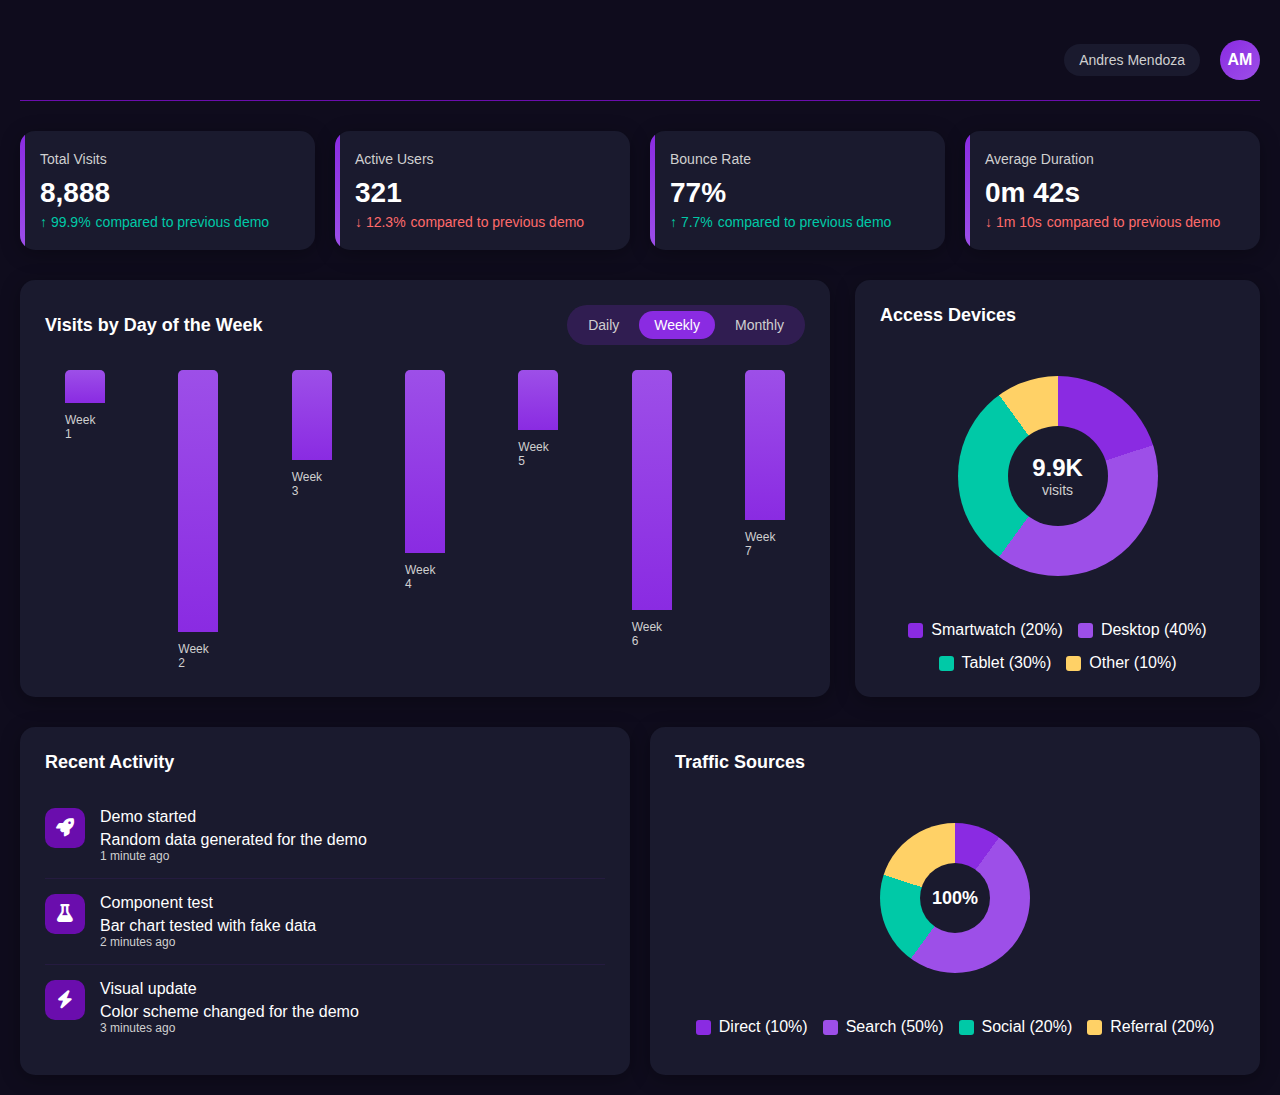
<file: dashboard.html>
<!DOCTYPE html>
<html lang="en">
<head>
    <meta charset="UTF-8">
    <meta name="viewport" content="width=device-width, initial-scale=1.0">
    <title>Web Visits Dashboard</title>
    <link rel="stylesheet" href="https://cdnjs.cloudflare.com/ajax/libs/font-awesome/6.4.0/css/all.min.css">
    <style>
        :root {
            --dark-bg: #0f0c1d;
            --card-bg: #1a1a2e;
            --accent: #8a2be2;
            --accent-light: #9d4fe8;
            --accent-dark: #6a0dad;
            --text: #ffffff;
            --text-secondary: #d0d0d0;
            --success: #00c9a7;
            --warning: #ffd166;
            --danger: #ff6b6b;
        }
        
        * {
            margin: 0;
            padding: 0;
            box-sizing: border-box;
            font-family: 'Segoe UI', Tahoma, Geneva, Verdana, sans-serif;
        }
        
        body {
            background-color: var(--dark-bg);
            color: var(--text);
            min-height: 100vh;
            padding: 20px;
        }
        
        .dashboard {
            max-width: 1400px;
            margin: 0 auto;
        }
        
        header {
            display: flex;
            justify-content: space-between;
            align-items: center;
            padding: 20px 0;
            border-bottom: 1px solid var(--accent-dark);
            margin-bottom: 30px;
        }
        
        .logo {
            display: flex;
            align-items: center;
            gap: 15px;
        }
        
        .logo-icon {
            width: 40px;
            height: 40px;
            background: linear-gradient(135deg, var(--accent), var(--accent-light));
            border-radius: 10px;
            display: flex;
            align-items: center;
            justify-content: center;
            font-weight: bold;
            font-size: 20px;
        }
        
        .logo-text {
            font-size: 24px;
            font-weight: 700;
            background: linear-gradient(to right, var(--accent-light), var(--accent));
            -webkit-background-clip: text;
            background-clip: text;
            color: transparent;
        }
        
        .user-area {
            display: flex;
            align-items: center;
            gap: 20px;
        }
        
        .date-display {
            background-color: var(--card-bg);
            padding: 8px 15px;
            border-radius: 30px;
            font-size: 14px;
            color: var(--text-secondary);
        }
        
        .user-profile {
            width: 40px;
            height: 40px;
            border-radius: 50%;
            background: linear-gradient(135deg, var(--accent), var(--accent-light));
            display: flex;
            align-items: center;
            justify-content: center;
            font-weight: bold;
            cursor: pointer;
        }
        
        .kpi-cards {
            display: grid;
            grid-template-columns: repeat(auto-fit, minmax(240px, 1fr));
            gap: 20px;
            margin-bottom: 30px;
        }
        
        .kpi-card {
            background-color: var(--card-bg);
            border-radius: 15px;
            padding: 20px;
            box-shadow: 0 4px 20px rgba(0, 0, 0, 0.3);
            position: relative;
            overflow: hidden;
        }
        
        .kpi-card::before {
            content: '';
            position: absolute;
            top: 0;
            left: 0;
            width: 5px;
            height: 100%;
            background: linear-gradient(to bottom, var(--accent), var(--accent-light));
        }
        
        .kpi-title {
            color: var(--text-secondary);
            font-size: 14px;
            margin-bottom: 10px;
        }
        
        .kpi-value {
            font-size: 28px;
            font-weight: 700;
            margin-bottom: 5px;
        }
        
        .kpi-trend {
            display: flex;
            align-items: center;
            font-size: 14px;
            gap: 5px;
        }
        
        .trend-up {
            color: var(--success);
        }
        
        .trend-down {
            color: var(--danger);
        }
        
        .main-content {
            display: grid;
            grid-template-columns: 2fr 1fr;
            gap: 25px;
            margin-bottom: 30px;
        }
        
        .chart-card {
            background-color: var(--card-bg);
            border-radius: 15px;
            padding: 25px;
            box-shadow: 0 4px 20px rgba(0, 0, 0, 0.3);
        }
        
        .card-header {
            display: flex;
            justify-content: space-between;
            align-items: center;
            margin-bottom: 25px;
        }
        
        .card-title {
            font-size: 18px;
            font-weight: 600;
        }
        
        .time-filter {
            background-color: rgba(138, 43, 226, 0.2);
            border-radius: 30px;
            padding: 6px;
            display: flex;
            gap: 5px;
        }
        
        .filter-btn {
            padding: 6px 15px;
            border-radius: 30px;
            border: none;
            background: none;
            color: var(--text-secondary);
            font-size: 14px;
            cursor: pointer;
            transition: all 0.3s ease;
        }
        
        .filter-btn.active {
            background-color: var(--accent);
            color: white;
        }
        
        .chart-container {
            height: 300px;
            display: flex;
            flex-direction: column;
        }
        
        .bar-chart {
            display: flex;
            align-items: flex-end;
            justify-content: space-between;
            height: 100%;
            padding: 0 20px;
            gap: 15px;
        }
        
        .bar-container {
            display: flex;
            flex-direction: column;
            align-items: center;
            height: 100%;
            width: 40px;
        }
        
        .bar-label {
            margin-top: 10px;
            font-size: 12px;
            color: var(--text-secondary);
        }
        
        .bar {
            width: 100%;
            background: linear-gradient(to top, var(--accent), var(--accent-light));
            border-radius: 5px 5px 0 0;
            min-height: 5px;
            transition: height 0.5s ease;
            position: relative;
        }
        
        .bar-value {
            position: absolute;
            top: -25px;
            left: 50%;
            transform: translateX(-50%);
            background-color: var(--accent);
            padding: 3px 8px;
            border-radius: 20px;
            font-size: 12px;
            opacity: 0;
            transition: opacity 0.3s ease;
        }
        
        .bar:hover .bar-value {
            opacity: 1;
        }
        
        .pie-chart-container {
            display: flex;
            justify-content: center;
            align-items: center;
            height: 250px;
            position: relative;
        }
        
        .pie-chart {
            width: 200px;
            height: 200px;
            border-radius: 50%;
            background: conic-gradient(
                var(--accent) 0% 35%,
                var(--accent-light) 35% 65%,
                var(--success) 65% 85%,
                var(--warning) 85% 100%
            );
            position: relative;
        }
        
        .pie-center {
            position: absolute;
            width: 100px;
            height: 100px;
            background-color: var(--card-bg);
            border-radius: 50%;
            top: 50%;
            left: 50%;
            transform: translate(-50%, -50%);
            display: flex;
            flex-direction: column;
            justify-content: center;
            align-items: center;
        }
        
        .pie-total {
            font-size: 24px;
            font-weight: bold;
        }
        
        .pie-label {
            font-size: 14px;
            color: var(--text-secondary);
        }
        
        .legend {
            display: flex;
            flex-wrap: wrap;
            gap: 15px;
            justify-content: center;
            margin-top: 20px;
        }
        
        .legend-item {
            display: flex;
            align-items: center;
            gap: 8px;
        }
        
        .legend-color {
            width: 15px;
            height: 15px;
            border-radius: 3px;
        }
        
        .devices-table {
            width: 100%;
            border-collapse: collapse;
            margin-top: 20px;
        }
        
        .devices-table th {
            text-align: left;
            padding: 12px 15px;
            color: var(--text-secondary);
            font-weight: 500;
            border-bottom: 1px solid rgba(138, 43, 226, 0.2);
        }
        
        .devices-table td {
            padding: 15px;
            border-bottom: 1px solid rgba(138, 43, 226, 0.1);
        }
        
        .devices-table tr:last-child td {
            border-bottom: none;
        }
        
        .device-info {
            display: flex;
            align-items: center;
            gap: 10px;
        }
        
        .device-icon {
            width: 30px;
            height: 30px;
            background-color: var(--accent-dark);
            border-radius: 6px;
            display: flex;
            align-items: center;
            justify-content: center;
        }
        
        .change-positive {
            color: var(--success);
            font-weight: 500;
        }
        
        .change-negative {
            color: var(--danger);
            font-weight: 500;
        }
        
        .footer {
            display: grid;
            grid-template-columns: repeat(auto-fit, minmax(300px, 1fr));
            gap: 20px;
        }
        
        .recent-activity {
            background-color: var(--card-bg);
            border-radius: 15px;
            padding: 25px;
            box-shadow: 0 4px 20px rgba(0, 0, 0, 0.3);
        }
        
        .activity-list {
            margin-top: 20px;
        }
        
        .activity-item {
            display: flex;
            gap: 15px;
            padding: 15px 0;
            border-bottom: 1px solid rgba(138, 43, 226, 0.1);
        }
        
        .activity-item:last-child {
            border-bottom: none;
        }
        
        .activity-icon {
            width: 40px;
            height: 40px;
            border-radius: 10px;
            background-color: var(--accent-dark);
            display: flex;
            align-items: center;
            justify-content: center;
            flex-shrink: 0;
        }
        
        .activity-icon i {
            color: #ffffff;
            font-size: 18px;
        }
        
        .activity-content {
            flex-grow: 1;
        }
        
        .activity-title {
            font-weight: 500;
            margin-bottom: 5px;
        }
        
        .activity-time {
            font-size: 12px;
            color: var(--text-secondary);
        }
        
        @media (max-width: 992px) {
            .main-content {
                grid-template-columns: 1fr;
            }
        }
        
        @media (max-width: 576px) {
            .kpi-cards {
                grid-template-columns: 1fr;
            }
        }
    </style>
</head>
<body>
    <div class="dashboard">
        <!-- Header -->
        <header>
            <div class="logo">
            
            </div>
            <div class="user-area">
                <div class="date-display">Andres Mendoza</div>
                <div class="user-profile">AM</div>
            </div>
        </header>
        
        <!-- KPI Cards -->
        <div class="kpi-cards">
            <div class="kpi-card">
                <div class="kpi-title">Total Visits</div>
                <div class="kpi-value">8,888</div>
                <div class="kpi-trend trend-up">
                    <span>↑ 99.9%</span> compared to previous demo
                </div>
            </div>
            <div class="kpi-card">
                <div class="kpi-title">Active Users</div>
                <div class="kpi-value">321</div>
                <div class="kpi-trend trend-down">
                    <span>↓ 12.3%</span> compared to previous demo
                </div>
            </div>
            <div class="kpi-card">
                <div class="kpi-title">Bounce Rate</div>
                <div class="kpi-value">77%</div>
                <div class="kpi-trend trend-up">
                    <span>↑ 7.7%</span> compared to previous demo
                </div>
            </div>
            <div class="kpi-card">
                <div class="kpi-title">Average Duration</div>
                <div class="kpi-value">0m 42s</div>
                <div class="kpi-trend trend-down">
                    <span>↓ 1m 10s</span> compared to previous demo
                </div>
            </div>
        </div>
        
        <!-- Main Content -->
        <div class="main-content">
            <!-- Bar Chart -->
            <div class="chart-card">
                <div class="card-header">
                    <div class="card-title">Visits by Day of the Week</div>
                    <div class="time-filter">
                        <button class="filter-btn">Daily</button>
                        <button class="filter-btn active">Weekly</button>
                        <button class="filter-btn">Monthly</button>
                    </div>
                </div>
                <div class="chart-container">
                    <div class="bar-chart">
                    </div>
                </div>
            </div>
            
            <!-- Pie Chart -->
            <div class="chart-card">
                <div class="card-header">
                    <div class="card-title">Access Devices</div>
                </div>
                <div class="pie-chart-container">
                    <div class="pie-chart" style="background: conic-gradient(
                        var(--accent) 0% 20%,
                        var(--accent-light) 20% 60%,
                        var(--success) 60% 90%,
                        var(--warning) 90% 100%
                    );">
                        <div class="pie-center">
                            <div class="pie-total">9.9K</div>
                            <div class="pie-label">visits</div>
                        </div>
                    </div>
                </div>
                <div class="legend">
                    <div class="legend-item">
                        <div class="legend-color" style="background-color: var(--accent);"></div>
                        <div>Smartwatch (20%)</div>
                    </div>
                    <div class="legend-item">
                        <div class="legend-color" style="background-color: var(--accent-light);"></div>
                        <div>Desktop (40%)</div>
                    </div>
                    <div class="legend-item">
                        <div class="legend-color" style="background-color: var(--success);"></div>
                        <div>Tablet (30%)</div>
                    </div>
                    <div class="legend-item">
                        <div class="legend-color" style="background-color: var(--warning);"></div>
                        <div>Other (10%)</div>
                    </div>
                </div>
            </div>
        </div>
        
        <!-- Footer -->
        <div class="footer">
            <div class="recent-activity">
                <div class="card-title">Recent Activity</div>
                <div class="activity-list">
                    <div class="activity-item">
                        <div class="activity-icon"><i class="fas fa-rocket"></i></div>
                        <div class="activity-content">
                            <div class="activity-title">Demo started</div>
                            <div class="activity-desc">Random data generated for the demo</div>
                            <div class="activity-time">1 minute ago</div>
                        </div>
                    </div>
                    <div class="activity-item">
                        <div class="activity-icon"><i class="fas fa-flask"></i></div>
                        <div class="activity-content">
                            <div class="activity-title">Component test</div>
                            <div class="activity-desc">Bar chart tested with fake data</div>
                            <div class="activity-time">2 minutes ago</div>
                        </div>
                    </div>
                    <div class="activity-item">
                        <div class="activity-icon"><i class="fas fa-bolt"></i></div>
                        <div class="activity-content">
                            <div class="activity-title">Visual update</div>
                            <div class="activity-desc">Color scheme changed for the demo</div>
                            <div class="activity-time">3 minutes ago</div>
                        </div>
                    </div>
                </div>
            </div>
            
            <div class="chart-card">
                <div class="card-header">
                    <div class="card-title">Traffic Sources</div>
                </div>
                <div class="pie-chart-container" style="height: 200px;">
                    <div class="pie-chart" style="width: 150px; height: 150px; background: conic-gradient(
                        var(--accent) 0% 10%,
                        var(--accent-light) 10% 60%,
                        var(--success) 60% 80%,
                        var(--warning) 80% 100%
                    );">
                        <div class="pie-center" style="width: 70px; height: 70px;">
                            <div class="pie-total" style="font-size: 18px;">100%</div>
                        </div>
                    </div>
                </div>
                <div class="legend">
                    <div class="legend-item">
                        <div class="legend-color" style="background-color: var(--accent);"></div>
                        <div>Direct (10%)</div>
                    </div>
                    <div class="legend-item">
                        <div class="legend-color" style="background-color: var(--accent-light);"></div>
                        <div>Search (50%)</div>
                    </div>
                    <div class="legend-item">
                        <div class="legend-color" style="background-color: var(--success);"></div>
                        <div>Social (20%)</div>
                    </div>
                    <div class="legend-item">
                        <div class="legend-color" style="background-color: var(--warning);"></div>
                        <div>Referral (20%)</div>
                    </div>
                </div>
            </div>
        </div>
    </div>

    <script>
        // Fake data for filters
        const barData = {
            daily: [
                { label: 'Mon', value: 22 },
                { label: 'Tue', value: 35 },
                { label: 'Wed', value: 18 },
                { label: 'Thu', value: 40 },
                { label: 'Fri', value: 27 },
                { label: 'Sat', value: 31 },
                { label: 'Sun', value: 15 }
            ],
            weekly: [
                { label: 'Week 1', value: 123 },
                { label: 'Week 2', value: 1111 },
                { label: 'Week 3', value: 333 },
                { label: 'Week 4', value: 678 },
                { label: 'Week 5', value: 222 },
                { label: 'Week 6', value: 888 },
                { label: 'Week 7', value: 555 }
            ],
            monthly: [
                { label: 'Jan', value: 3200 },
                { label: 'Feb', value: 4100 },
                { label: 'Mar', value: 2900 },
                { label: 'Apr', value: 3700 },
                { label: 'May', value: 2500 },
                { label: 'Jun', value: 3900 },
                { label: 'Jul', value: 2100 }
            ]
        };

        // Function to render the bar chart based on the period
        function renderBarChart(period) {
            const data = barData[period];
            const max = Math.max(...data.map(d => d.value));
            const barChart = document.querySelector('.bar-chart');
            barChart.innerHTML = '';
            data.forEach(d => {
                const barContainer = document.createElement('div');
                barContainer.className = 'bar-container';
                const bar = document.createElement('div');
                bar.className = 'bar';
                bar.style.height = (d.value / max * 100) + '%';
                const barValue = document.createElement('div');
                barValue.className = 'bar-value';
                barValue.textContent = d.value;
                bar.appendChild(barValue);
                const barLabel = document.createElement('div');
                barLabel.className = 'bar-label';
                barLabel.textContent = d.label;
                barContainer.appendChild(bar);
                barContainer.appendChild(barLabel);
                barChart.appendChild(barContainer);
            });
            // Reassign hover events
            document.querySelectorAll('.bar').forEach(bar => {
                bar.addEventListener('mouseover', function() {
                    this.style.opacity = '0.8';
                });
                bar.addEventListener('mouseout', function() {
                    this.style.opacity = '1';
                });
            });
        }

        // Change time filter
        document.querySelectorAll('.filter-btn').forEach((btn, idx) => {
            btn.addEventListener('click', function() {
                document.querySelectorAll('.filter-btn').forEach(b => {
                    b.classList.remove('active');
                });
                this.classList.add('active');
                if(idx === 0) renderBarChart('daily');
                if(idx === 1) renderBarChart('weekly');
                if(idx === 2) renderBarChart('monthly');
            });
        });
        // Initialize with weekly data
        renderBarChart('weekly');
    </script>
</body>
</html>
</file>
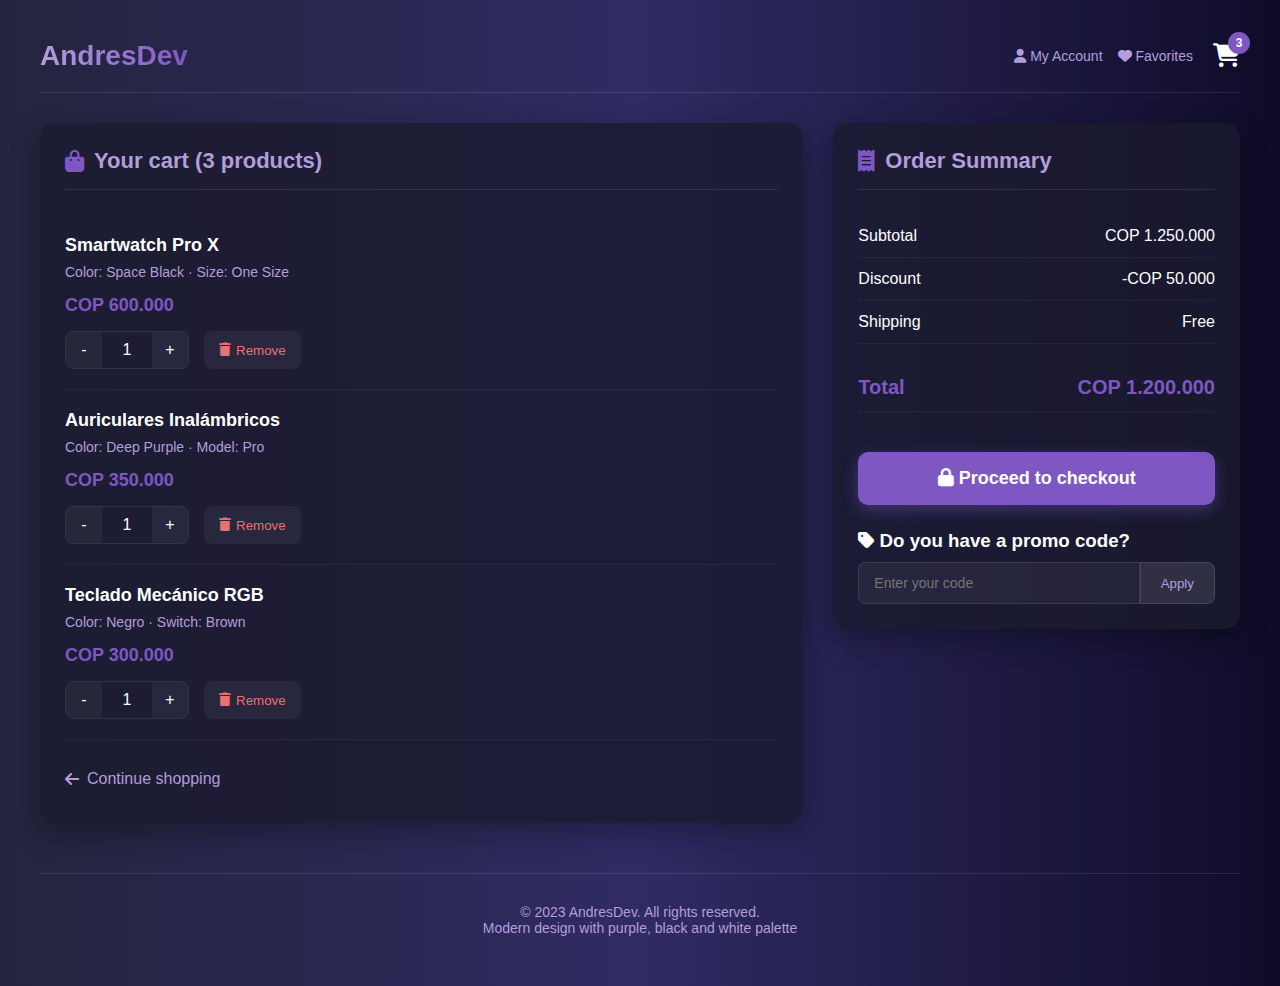
<file: shopping-cart.html>
<!DOCTYPE html>
<html lang="en">
<head>
    <meta charset="UTF-8">
    <meta name="viewport" content="width=device-width, initial-scale=1.0">
    <title>Shopping Cart | Modern E-commerce</title>
    <link rel="stylesheet" href="https://cdnjs.cloudflare.com/ajax/libs/font-awesome/6.4.0/css/all.min.css">
    <style>
        :root {
            --primary-dark: #1a1a2e;
            --secondary-dark: #16213e;
            --accent-purple: #7e57c2;
            --light-purple: #b39ddb;
            --highlight-purple: #d1c4e9;
            --white: #ffffff;
            --light-gray: #f5f5f7;
            --medium-gray: #e0e0e0;
            --dark-text: #333333;
            --success: #66bb6a;
        }
        
        * {
            margin: 0;
            padding: 0;
            box-sizing: border-box;
            font-family: 'Segoe UI', Tahoma, Geneva, Verdana, sans-serif;
        }
        
        body {
            background-color: #0f0c29;
            background: linear-gradient(to right, #24243e, #302b63, #0f0c29);
            color: var(--white);
            min-height: 100vh;
            padding: 20px;
        }
        
        .container {
            max-width: 1200px;
            margin: 0 auto;
        }
        
        /* Header */
        header {
            display: flex;
            justify-content: space-between;
            align-items: center;
            padding: 20px 0;
            margin-bottom: 30px;
            border-bottom: 1px solid rgba(255, 255, 255, 0.1);
        }
        
        .logo {
            display: flex;
            align-items: center;
            gap: 15px;
        }
        
        .logo h1 {
            font-size: 28px;
            font-weight: 700;
            background: linear-gradient(to right, var(--light-purple), var(--accent-purple));
            -webkit-background-clip: text;
            background-clip: text;
            -webkit-text-fill-color: transparent;
        }
        
        .logo-icon {
            font-size: 32px;
            color: var(--accent-purple);
        }
        
        .cart-info {
            display: flex;
            align-items: center;
            gap: 20px;
        }
        
        .user-actions {
            display: flex;
            gap: 15px;
        }
        
        .user-actions a {
            color: var(--light-purple);
            text-decoration: none;
            font-size: 14px;
            transition: color 0.3s;
        }
        
        .user-actions a:hover {
            color: var(--white);
        }
        
        .cart-icon {
            position: relative;
            font-size: 24px;
            color: var(--white);
        }
        
        .cart-count {
            position: absolute;
            top: -10px;
            right: -10px;
            background-color: var(--accent-purple);
            color: var(--white);
            font-size: 12px;
            font-weight: bold;
            width: 22px;
            height: 22px;
            border-radius: 50%;
            display: flex;
            justify-content: center;
            align-items: center;
        }
        
        /* Main Content */
        .cart-container {
            display: flex;
            gap: 30px;
            margin-bottom: 50px;
        }
        
        @media (max-width: 768px) {
            .cart-container {
                flex-direction: column;
            }
        }
        
        .cart-items {
            flex: 2;
            background: rgba(26, 26, 46, 0.8);
            border-radius: 15px;
            padding: 25px;
            box-shadow: 0 10px 30px rgba(0, 0, 0, 0.3);
        }
        
        .cart-summary {
            flex: 1;
            background: rgba(26, 26, 46, 0.8);
            border-radius: 15px;
            padding: 25px;
            box-shadow: 0 10px 30px rgba(0, 0, 0, 0.3);
            align-self: flex-start;
        }
        
        .section-title {
            font-size: 22px;
            margin-bottom: 25px;
            padding-bottom: 15px;
            border-bottom: 1px solid rgba(255, 255, 255, 0.1);
            color: var(--light-purple);
            display: flex;
            align-items: center;
            gap: 10px;
        }
        
        .section-title i {
            color: var(--accent-purple);
        }
        
        /* Cart Item */
        .cart-item {
            display: flex;
            gap: 20px;
            padding: 20px 0;
            border-bottom: 1px solid rgba(255, 255, 255, 0.05);
        }
        
        .item-image {
            width: 120px;
            height: 120px;
            border-radius: 10px;
            overflow: hidden;
            background: var(--secondary-dark);
            display: flex;
            align-items: center;
            justify-content: center;
        }
        
        .item-image img {
            width: 100%;
            height: 100%;
            object-fit: cover;
        }
        
        .item-details {
            flex: 1;
        }
        
        .item-name {
            font-size: 18px;
            font-weight: 600;
            margin-bottom: 8px;
            color: var(--white);
        }
        
        .item-variant {
            color: var(--light-purple);
            font-size: 14px;
            margin-bottom: 15px;
        }
        
        .item-price {
            font-size: 18px;
            font-weight: 700;
            color: var(--accent-purple);
            margin-bottom: 15px;
        }
        
        .item-actions {
            display: flex;
            gap: 15px;
        }
        
        .quantity-control {
            display: flex;
            align-items: center;
            border: 1px solid rgba(255, 255, 255, 0.1);
            border-radius: 8px;
            overflow: hidden;
        }
        
        .quantity-btn {
            width: 36px;
            height: 36px;
            background: rgba(255, 255, 255, 0.05);
            border: none;
            color: var(--white);
            font-size: 16px;
            cursor: pointer;
            transition: background 0.3s;
        }
        
        .quantity-btn:hover {
            background: rgba(255, 255, 255, 0.1);
        }
        
        .quantity-input {
            width: 50px;
            height: 36px;
            text-align: center;
            background: transparent;
            border: none;
            color: var(--white);
            font-size: 16px;
        }
        
        .remove-btn {
            background: rgba(255, 255, 255, 0.05);
            border: none;
            color: #e57373;
            padding: 8px 15px;
            border-radius: 8px;
            cursor: pointer;
            transition: background 0.3s;
            display: flex;
            align-items: center;
            gap: 5px;
        }
        
        .remove-btn:hover {
            background: rgba(229, 115, 115, 0.1);
        }
        
        /* Summary */
        .summary-item {
            display: flex;
            justify-content: space-between;
            padding: 12px 0;
            border-bottom: 1px solid rgba(255, 255, 255, 0.05);
        }
        
        .summary-total {
            font-weight: 700;
            font-size: 20px;
            margin: 20px 0;
            color: var(--accent-purple);
        }
        
        .checkout-btn {
            width: 100%;
            padding: 16px;
            background: var(--accent-purple);
            color: var(--white);
            border: none;
            border-radius: 10px;
            font-size: 18px;
            font-weight: 600;
            cursor: pointer;
            transition: transform 0.3s, background 0.3s;
            margin-top: 20px;
            box-shadow: 0 5px 15px rgba(126, 87, 194, 0.4);
        }
        
        .checkout-btn:hover {
            background: #6a50ae;
            transform: translateY(-2px);
        }
        
        .promo-section {
            margin-top: 25px;
        }
        
        .promo-input {
            display: flex;
            margin-top: 10px;
        }
        
        .promo-input input {
            flex: 1;
            padding: 12px 15px;
            border: 1px solid rgba(255, 255, 255, 0.1);
            background: rgba(255, 255, 255, 0.05);
            border-radius: 8px 0 0 8px;
            color: var(--white);
            font-size: 14px;
        }
        
        .promo-input button {
            padding: 0 20px;
            background: rgba(255, 255, 255, 0.1);
            border: 1px solid rgba(255, 255, 255, 0.1);
            color: var(--light-purple);
            border-radius: 0 8px 8px 0;
            cursor: pointer;
            transition: background 0.3s;
        }
        
        .promo-input button:hover {
            background: rgba(255, 255, 255, 0.15);
        }
        
        /* Continue Shopping */
        .continue-shopping {
            display: inline-flex;
            align-items: center;
            gap: 8px;
            color: var(--light-purple);
            text-decoration: none;
            margin-top: 20px;
            padding: 10px 0;
            transition: color 0.3s;
        }
        
        .continue-shopping:hover {
            color: var(--white);
        }
        
        /* Footer */
        footer {
            text-align: center;
            padding: 30px 0;
            color: var(--light-purple);
            font-size: 14px;
            border-top: 1px solid rgba(255, 255, 255, 0.1);
            margin-top: 20px;
        }
        
        /* Empty Cart */
        .empty-cart {
            text-align: center;
            padding: 50px 0;
        }
        
        .empty-cart i {
            font-size: 80px;
            color: var(--accent-purple);
            margin-bottom: 20px;
        }
        
        .empty-cart p {
            font-size: 18px;
            margin-bottom: 30px;
            color: var(--light-purple);
        }
        
        .shop-btn {
            background: var(--accent-purple);
            color: var(--white);
            border: none;
            border-radius: 8px;
            padding: 12px 30px;
            font-size: 16px;
            font-weight: 600;
            cursor: pointer;
            transition: background 0.3s;
            text-decoration: none;
            display: inline-block;
        }
        
        .shop-btn:hover {
            background: #6a50ae;
        }
        
        /* Animation */
        @keyframes fadeIn {
            from { opacity: 0; transform: translateY(20px); }
            to { opacity: 1; transform: translateY(0); }
        }
        
        .cart-container {
            animation: fadeIn 0.5s ease-out;
        }
    </style>
</head>
<body>
    <div class="container">
        <header>
            <div class="logo">
                <h1>AndresDev</h1>
            </div>
            <div class="cart-info">
                <div class="user-actions">
                    <a href="#"><i class="fas fa-user"></i> My Account</a>
                    <a href="#"><i class="fas fa-heart"></i> Favorites</a>
                </div>
                <div class="cart-icon">
                    <i class="fas fa-shopping-cart"></i>
                    <span class="cart-count">3</span>
                </div>
            </div>
        </header>
        
        <main>
            <div class="cart-container">
                <div class="cart-items">
                    <h2 class="section-title"><i class="fas fa-shopping-bag"></i> Your cart (3 products)</h2>
                    
                    <!-- Cart Item 1 -->
                    <div class="cart-item">
                        <div class="item-details">
                            <h3 class="item-name">Smartwatch Pro X</h3>
                            <p class="item-variant">Color: Space Black · Size: One Size</p>
                            <div class="item-price">COP 600.000</div>
                            <div class="item-actions">
                                <div class="quantity-control">
                                    <button class="quantity-btn minus">-</button>
                                    <input type="text" class="quantity-input" value="1" readonly>
                                    <button class="quantity-btn plus">+</button>
                                </div>
                                <button class="remove-btn"><i class="fas fa-trash"></i> Remove</button>
                            </div>
                        </div>
                    </div>
                    
                    <!-- Cart Item 2 -->
                    <div class="cart-item">
                        <div class="item-details">
                            <h3 class="item-name">Auriculares Inalámbricos</h3>
                            <p class="item-variant">Color: Deep Purple · Model: Pro</p>
                            <div class="item-price">COP 350.000</div>
                            <div class="item-actions">
                                <div class="quantity-control">
                                    <button class="quantity-btn minus">-</button>
                                    <input type="text" class="quantity-input" value="1" readonly>
                                    <button class="quantity-btn plus">+</button>
                                </div>
                                <button class="remove-btn"><i class="fas fa-trash"></i> Remove</button>
                            </div>
                        </div>
                    </div>
                    
                    <!-- Cart Item 3 -->
                    <div class="cart-item">
                        <div class="item-details">
                            <h3 class="item-name">Teclado Mecánico RGB</h3>
                            <p class="item-variant">Color: Negro · Switch: Brown</p>
                            <div class="item-price">COP 300.000</div>
                            <div class="item-actions">
                                <div class="quantity-control">
                                    <button class="quantity-btn minus">-</button>
                                    <input type="text" class="quantity-input" value="1" readonly>
                                    <button class="quantity-btn plus">+</button>
                                </div>
                                <button class="remove-btn"><i class="fas fa-trash"></i> Remove</button>
                            </div>
                        </div>
                    </div>
                    
                    <a href="#" class="continue-shopping">
                        <i class="fas fa-arrow-left"></i> Continue shopping
                    </a>
                </div>
                
                <div class="cart-summary">
                    <h2 class="section-title"><i class="fas fa-receipt"></i> Order Summary</h2>
                    
                    <div class="summary-item">
                        <span>Subtotal</span>
                        <span>COP 1.250.000</span>
                    </div>
                    <div class="summary-item">
                        <span>Discount</span>
                        <span>-COP 50.000</span>
                    </div>
                    <div class="summary-item">
                        <span>Shipping</span>
                        <span>Free</span>
                    </div>
                    
                    <div class="summary-item summary-total">
                        <span>Total</span>
                        <span>COP 1.200.000</span>
                    </div>
                    
                    <button class="checkout-btn">
                        <i class="fas fa-lock"></i> Proceed to checkout
                    </button>
                    
                    <div class="promo-section">
                        <h3><i class="fas fa-tag"></i> Do you have a promo code?</h3>
                        <div class="promo-input">
                            <input type="text" placeholder="Enter your code">
                            <button>Apply</button>
                        </div>
                    </div>
                </div>
            </div>
        </main>
        
        <footer>
            <p>© 2023 AndresDev. All rights reserved.</p>
            <p>Modern design with purple, black and white palette</p>
        </footer>
    </div>

    <script>
        // Funcionalidad básica para los botones de cantidad
        document.querySelectorAll('.quantity-control').forEach(control => {
            const minusBtn = control.querySelector('.minus');
            const plusBtn = control.querySelector('.plus');
            const input = control.querySelector('.quantity-input');
            
            minusBtn.addEventListener('click', () => {
                let value = parseInt(input.value);
                if (value > 1) {
                    input.value = value - 1;
                }
            });
            
            plusBtn.addEventListener('click', () => {
                let value = parseInt(input.value);
                input.value = value + 1;
            });
        });
        
        // Funcionalidad para eliminar productos
        document.querySelectorAll('.remove-btn').forEach(button => {
            button.addEventListener('click', function() {
                const item = this.closest('.cart-item');
                item.style.opacity = '0';
                setTimeout(() => {
                    item.remove();
                    updateCartCount(-1);
                }, 300);
            });
        });
        
        // Actualizar contador del carrito
        function updateCartCount(change) {
            const countElement = document.querySelector('.cart-count');
            let count = parseInt(countElement.textContent);
            count += change;
            countElement.textContent = count;
            
            // If no products, show empty cart
            if (count <= 0) {
                document.querySelector('.cart-items').innerHTML = `
                    <div class="empty-cart">
                        <i class="fas fa-shopping-cart"></i>
                        <p>Your cart is empty</p>
                        <a href="#" class="shop-btn">Browse products</a>
                    </div>
                `;
            }
        }
    </script>
</body>
</html>
</file>
